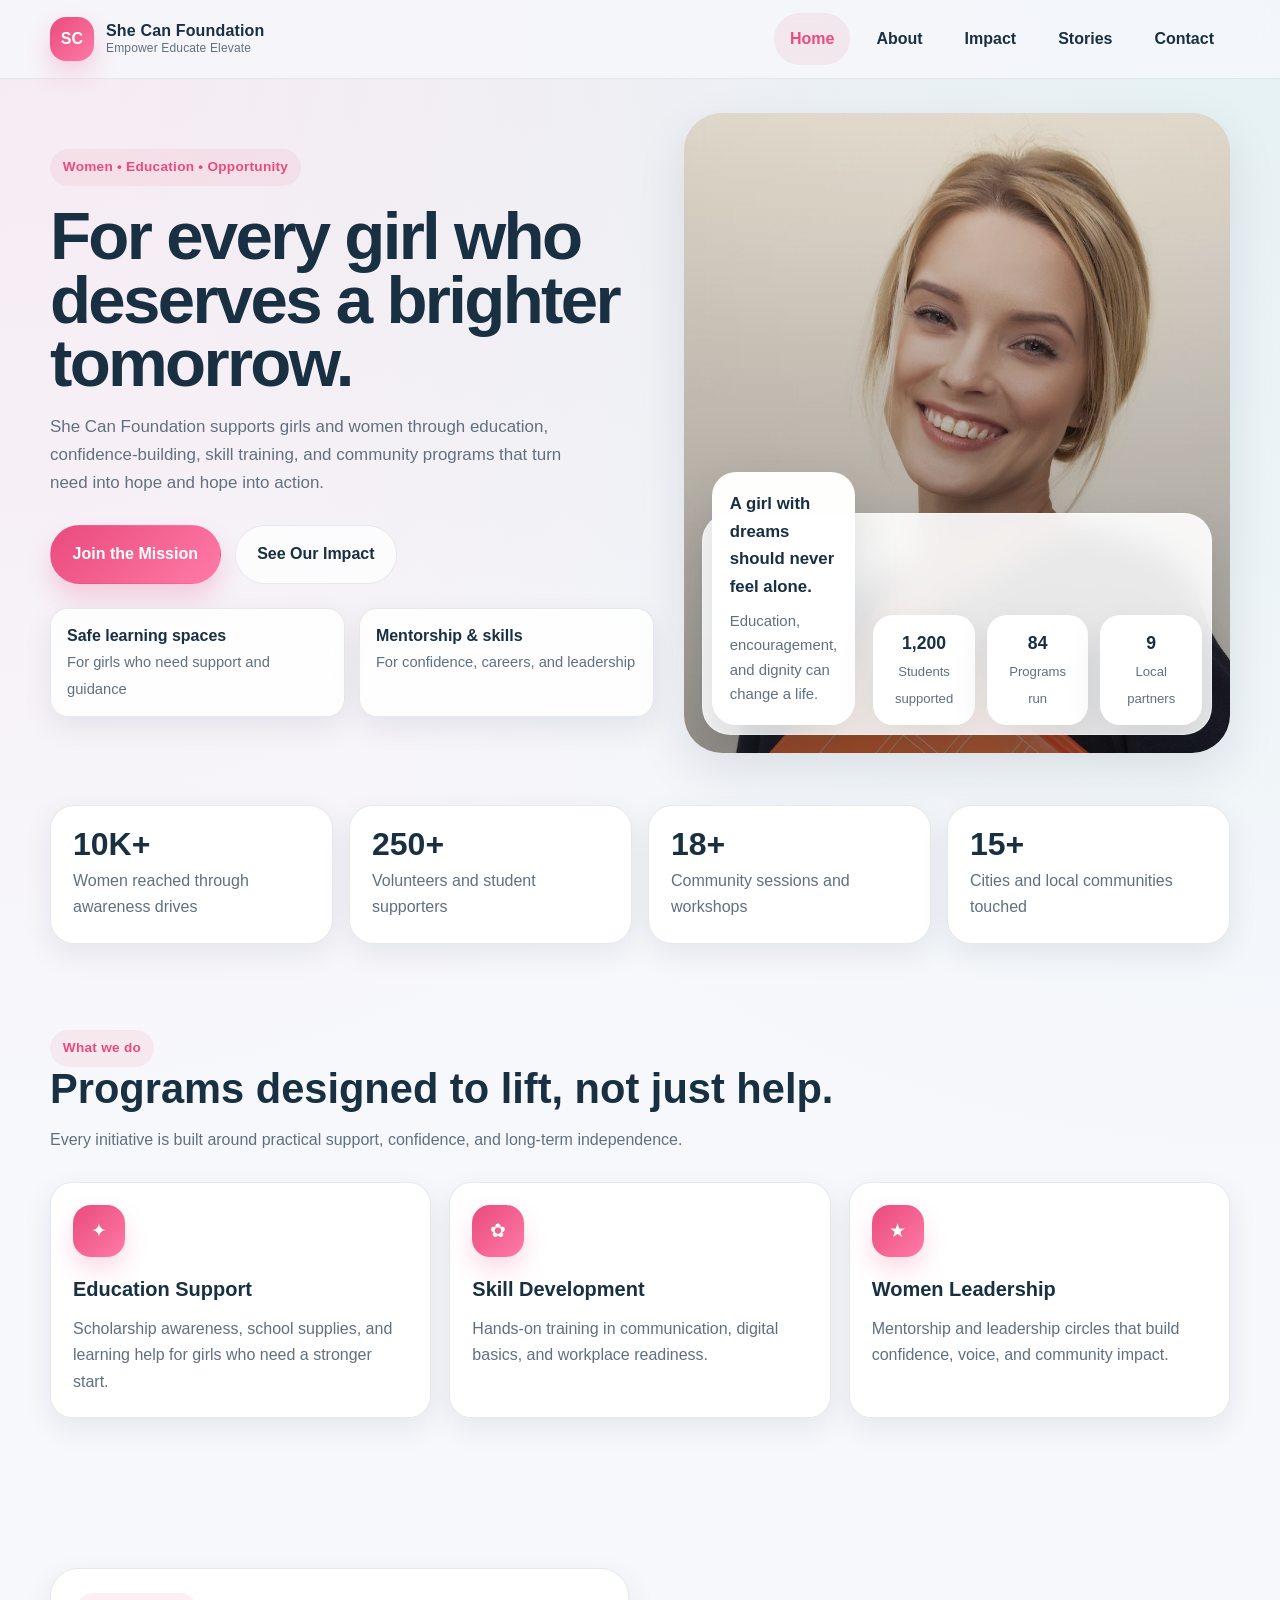
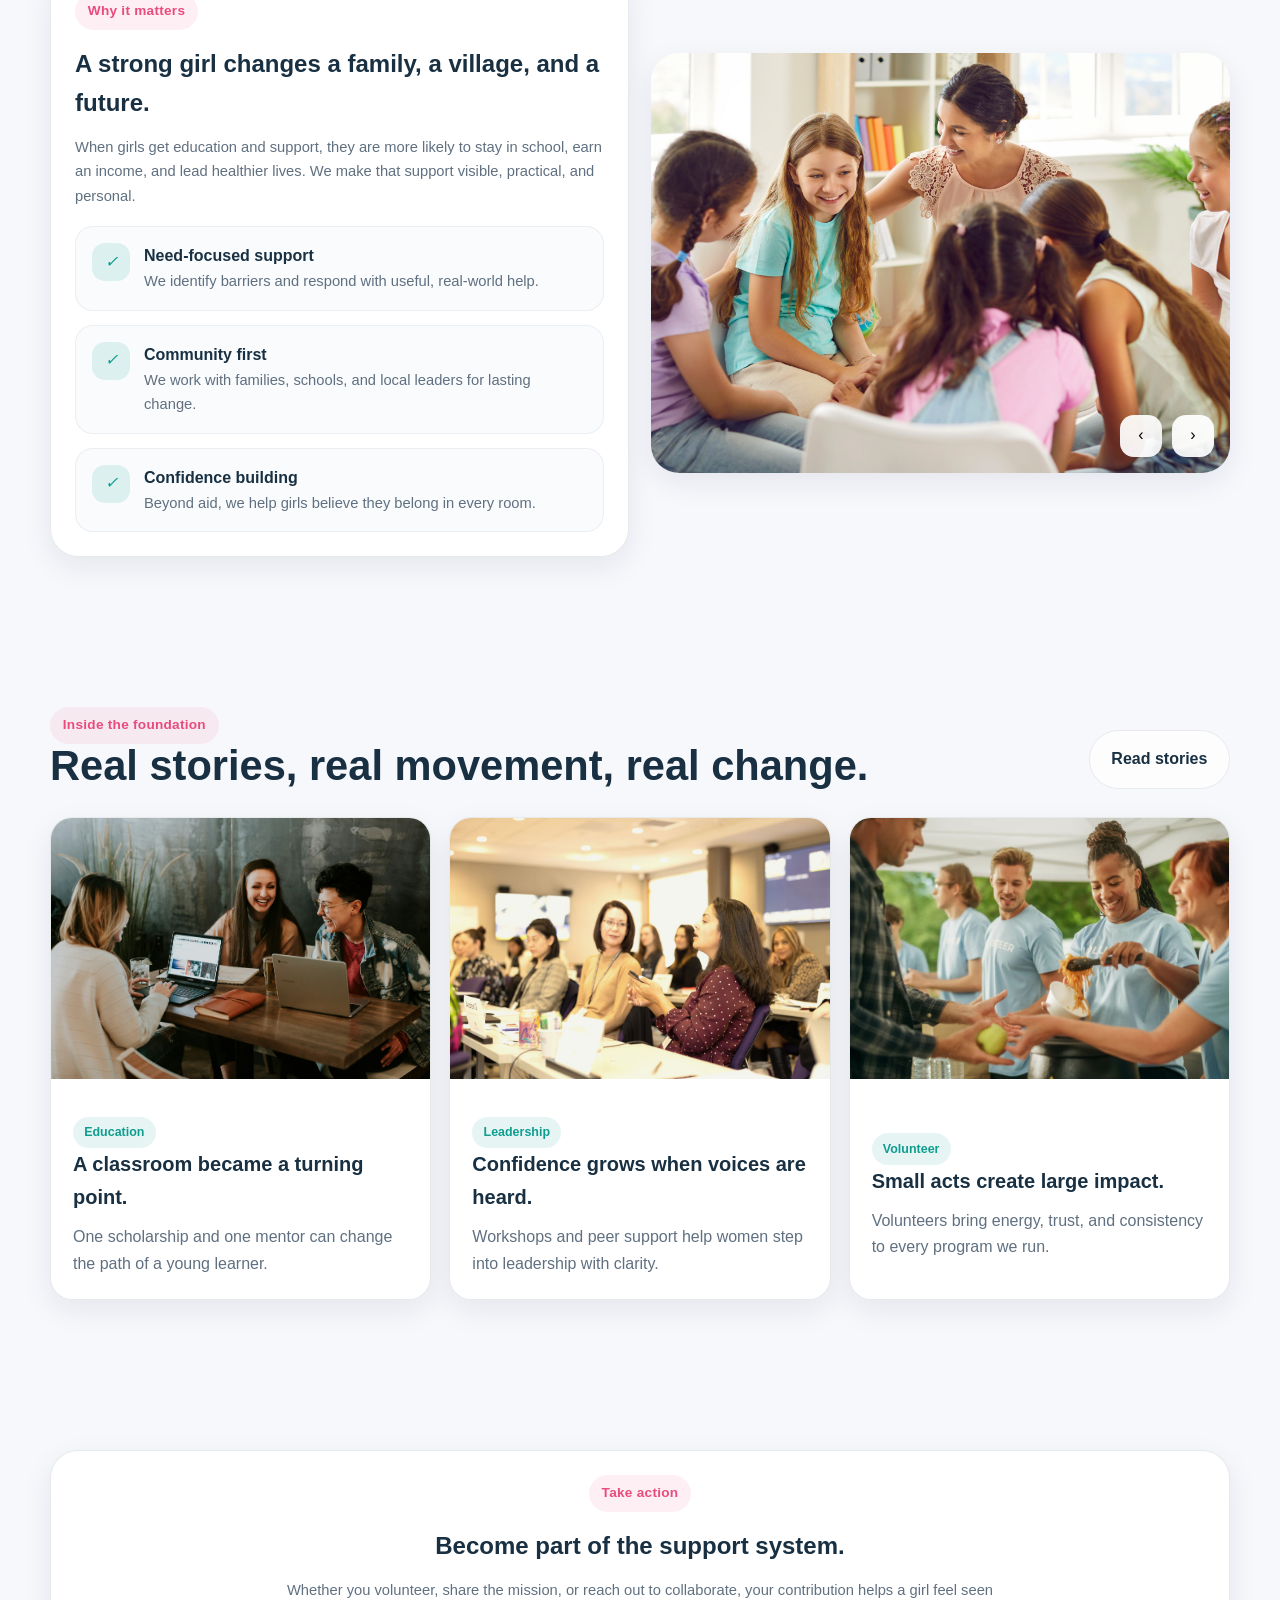
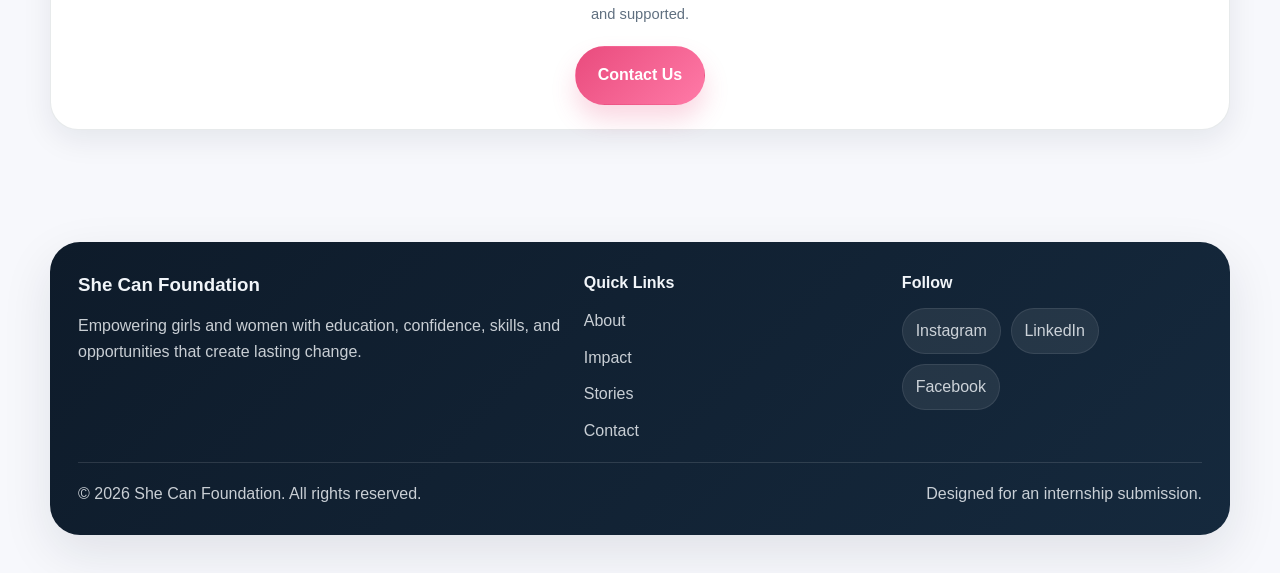
<file: index.html>
<!DOCTYPE html>
<html lang="en">
<head>
  <meta charset="UTF-8">
  <meta name="viewport" content="width=device-width, initial-scale=1.0">
  <title>She Can Foundation | Home</title>
  <link rel="stylesheet" href="style.css">
  <script defer src="script.js"></script>
</head>
<body>

<header class="navbar">
  <div class="container">
    <a class="brand" href="index.html" aria-label="She Can Foundation home">
      <div class="brand-mark">SC</div>
      <span>She Can Foundation<small> Empower Educate Elevate </small></span>
    </a>

    <button class="nav-toggle" data-nav-toggle aria-label="Toggle navigation" aria-expanded="false">
      <span></span><span></span><span></span>
    </button>

    <nav class="nav-links" data-nav-links>
      <a href="index.html">Home</a>
      <a href="about.html">About</a>
      <a href="impact.html">Impact</a>
      <a href="stories.html">Stories</a>
      <a href="contact.html">Contact</a>
    </nav>
  </div>
</header>


<main>
  <section class="hero">
    <div class="container hero-grid">
      <div class="hero-copy reveal">
        <span class="badge">Women • Education • Opportunity</span>
        <h1>For every girl who deserves a brighter tomorrow.</h1>
        <p>
          She Can Foundation supports girls and women through education, confidence-building, skill training, and community programs that turn need into hope and hope into action.
        </p>
        <div class="hero-actions">
          <a class="btn btn-primary" href="contact.html">Join the Mission</a>
          <a class="btn btn-ghost" href="impact.html">See Our Impact</a>
        </div>
        <div class="hero-points">
          <div class="hero-point">
            <strong>Safe learning spaces</strong>
            <span>For girls who need support and guidance</span>
          </div>
          <div class="hero-point">
            <strong>Mentorship & skills</strong>
            <span>For confidence, careers, and leadership</span>
          </div>
        </div>
      </div>

      <div class="hero-visual reveal" aria-label="Happy girl studying with books and support">
        <div class="hero-overlay">
          <div class="hero-card">
            <h3>A girl with dreams should never feel alone.</h3>
            <p>Education, encouragement, and dignity can change a life.</p>
          </div>
          <div class="hero-stats">
            <div class="mini-stat"><strong data-count="1200">0</strong><span>Students supported</span></div>
            <div class="mini-stat"><strong data-count="84">0</strong><span>Programs run</span></div>
            <div class="mini-stat"><strong data-count="26">0</strong><span>Local partners</span></div>
          </div>
        </div>
      </div>
    </div>
  </section>

  <section class="stats-strip">
    <div class="container">
      <div class="stats-grid reveal">
        <div class="stat"><strong data-count="10" data-suffix="K+">0K+</strong><span>Women reached through awareness drives</span></div>
        <div class="stat"><strong data-count="250" data-suffix="+">0+</strong><span>Volunteers and student supporters</span></div>
        <div class="stat"><strong data-count="50" data-suffix="+">0+</strong><span>Community sessions and workshops</span></div>
        <div class="stat"><strong data-count="15" data-suffix="+">0+</strong><span>Cities and local communities touched</span></div>
      </div>
    </div>
  </section>

  <section class="section">
    <div class="container">
      <div class="section-head reveal">
        <div>
          <span class="badge">What we do</span>
          <h2>Programs designed to lift, not just help.</h2>
        </div>
        <p>Every initiative is built around practical support, confidence, and long-term independence.</p>
      </div>

      <div class="grid-3">
        <article class="card reveal">
          <div class="card-body">
            <div class="icon-box">✦</div>
            <h3>Education Support</h3>
            <p>Scholarship awareness, school supplies, and learning help for girls who need a stronger start.</p>
          </div>
        </article>
        <article class="card reveal">
          <div class="card-body">
            <div class="icon-box">✿</div>
            <h3>Skill Development</h3>
            <p>Hands-on training in communication, digital basics, and workplace readiness.</p>
          </div>
        </article>
        <article class="card reveal">
          <div class="card-body">
            <div class="icon-box">★</div>
            <h3>Women Leadership</h3>
            <p>Mentorship and leadership circles that build confidence, voice, and community impact.</p>
          </div>
        </article>
      </div>
    </div>
  </section>

  <section class="section-tight">
    <div class="container split">
      <div class="panel reveal">
        <span class="badge">Why it matters</span>
        <h2 style="margin:14px 0 12px;">A strong girl changes a family, a village, and a future.</h2>
        <p class="small">
          When girls get education and support, they are more likely to stay in school, earn an income, and lead healthier lives. We make that support visible, practical, and personal.
        </p>
        <div class="mission-list">
          <div class="mission-item">
            <i>✓</i>
            <div><strong>Need-focused support</strong><p class="small">We identify barriers and respond with useful, real-world help.</p></div>
          </div>
          <div class="mission-item">
            <i>✓</i>
            <div><strong>Community first</strong><p class="small">We work with families, schools, and local leaders for lasting change.</p></div>
          </div>
          <div class="mission-item">
            <i>✓</i>
            <div><strong>Confidence building</strong><p class="small">Beyond aid, we help girls believe they belong in every room.</p></div>
          </div>
        </div>
      </div>

      <div class="carousel reveal" data-carousel>
        <img src="Supportive learning group.png" alt="Supportive learning group">
        <img src="Young woman feeling hopeful.jpg" alt="Young woman feeling hopeful">
        <img class="active" src="Happy girl smiling with books.jpg" alt="Happy girl smiling with books">
        <div class="carousel-controls">
          <button type="button" data-prev aria-label="Previous image">‹</button>
          <button type="button" data-next aria-label="Next image">›</button>
        </div>
      </div>
    </div>
  </section>

  <section class="section">
    <div class="container">
      <div class="section-head reveal">
        <div>
          <span class="badge">Inside the foundation</span>
          <h2>Real stories, real movement, real change.</h2>
        </div>
        <a class="btn btn-ghost" href="stories.html">Read stories</a>
      </div>

      <div class="grid-3">
        <article class="card story-card reveal">
          <div class="card-media">
            <img src="Girls studying together.jpg" alt="Girls studying together">
          </div>
          <div class="card-body">
            <span class="pill">Education</span>
            <h3>A classroom became a turning point.</h3>
            <p>One scholarship and one mentor can change the path of a young learner.</p>
          </div>
        </article>
        <article class="card story-card reveal">
          <div class="card-media">
            <img src="Women in a leadership workshop.jpg" alt="Women in a leadership workshop">
          </div>
          <div class="card-body">
            <span class="pill">Leadership</span>
            <h3>Confidence grows when voices are heard.</h3>
            <p>Workshops and peer support help women step into leadership with clarity.</p>
          </div>
        </article>
        <article class="card story-card reveal">
          <div class="card-media">
            <img src="Volunteer helping in the community.jpg" alt="Volunteer helping in the community">
          </div>
          <div class="card-body">
            <span class="pill">Volunteer</span>
            <h3>Small acts create large impact.</h3>
            <p>Volunteers bring energy, trust, and consistency to every program we run.</p>
          </div>
        </article>
      </div>
    </div>
  </section>

  <section class="section-tight">
    <div class="container panel reveal center">
      <span class="badge">Take action</span>
      <h2 style="margin:14px 0 12px;">Become part of the support system.</h2>
      <p class="small" style="max-width:720px;margin:0 auto 20px;">
        Whether you volunteer, share the mission, or reach out to collaborate, your contribution helps a girl feel seen and supported.
      </p>
      <a class="btn btn-primary" href="contact.html">Contact Us</a>
    </div>
  </section>
</main>


<footer class="footer">
  <div class="container">
    <div class="footer-inner">
      <div class="footer-grid">
        <div>
          <h3>She Can Foundation</h3>
          <p>Empowering girls and women with education, confidence, skills, and opportunities that create lasting change.</p>
        </div>
        <div>
          <h4>Quick Links</h4>
          <div class="footer-links">
            <a href="about.html">About</a>
            <a href="impact.html">Impact</a>
            <a href="stories.html">Stories</a>
            <a href="contact.html">Contact</a>
          </div>
        </div>
        <div>
          <h4>Follow</h4>
          <div class="socials">
            <a href="#">Instagram</a>
            <a href="#">LinkedIn</a>
            <a href="#">Facebook</a>
          </div>
        </div>
      </div>
      <div class="footer-bottom">
        <p>© 2026 She Can Foundation. All rights reserved.</p>
        <p>Designed for an internship submission.</p>
      </div>
    </div>
  </div>
</footer>

</body>
</html>
</file>
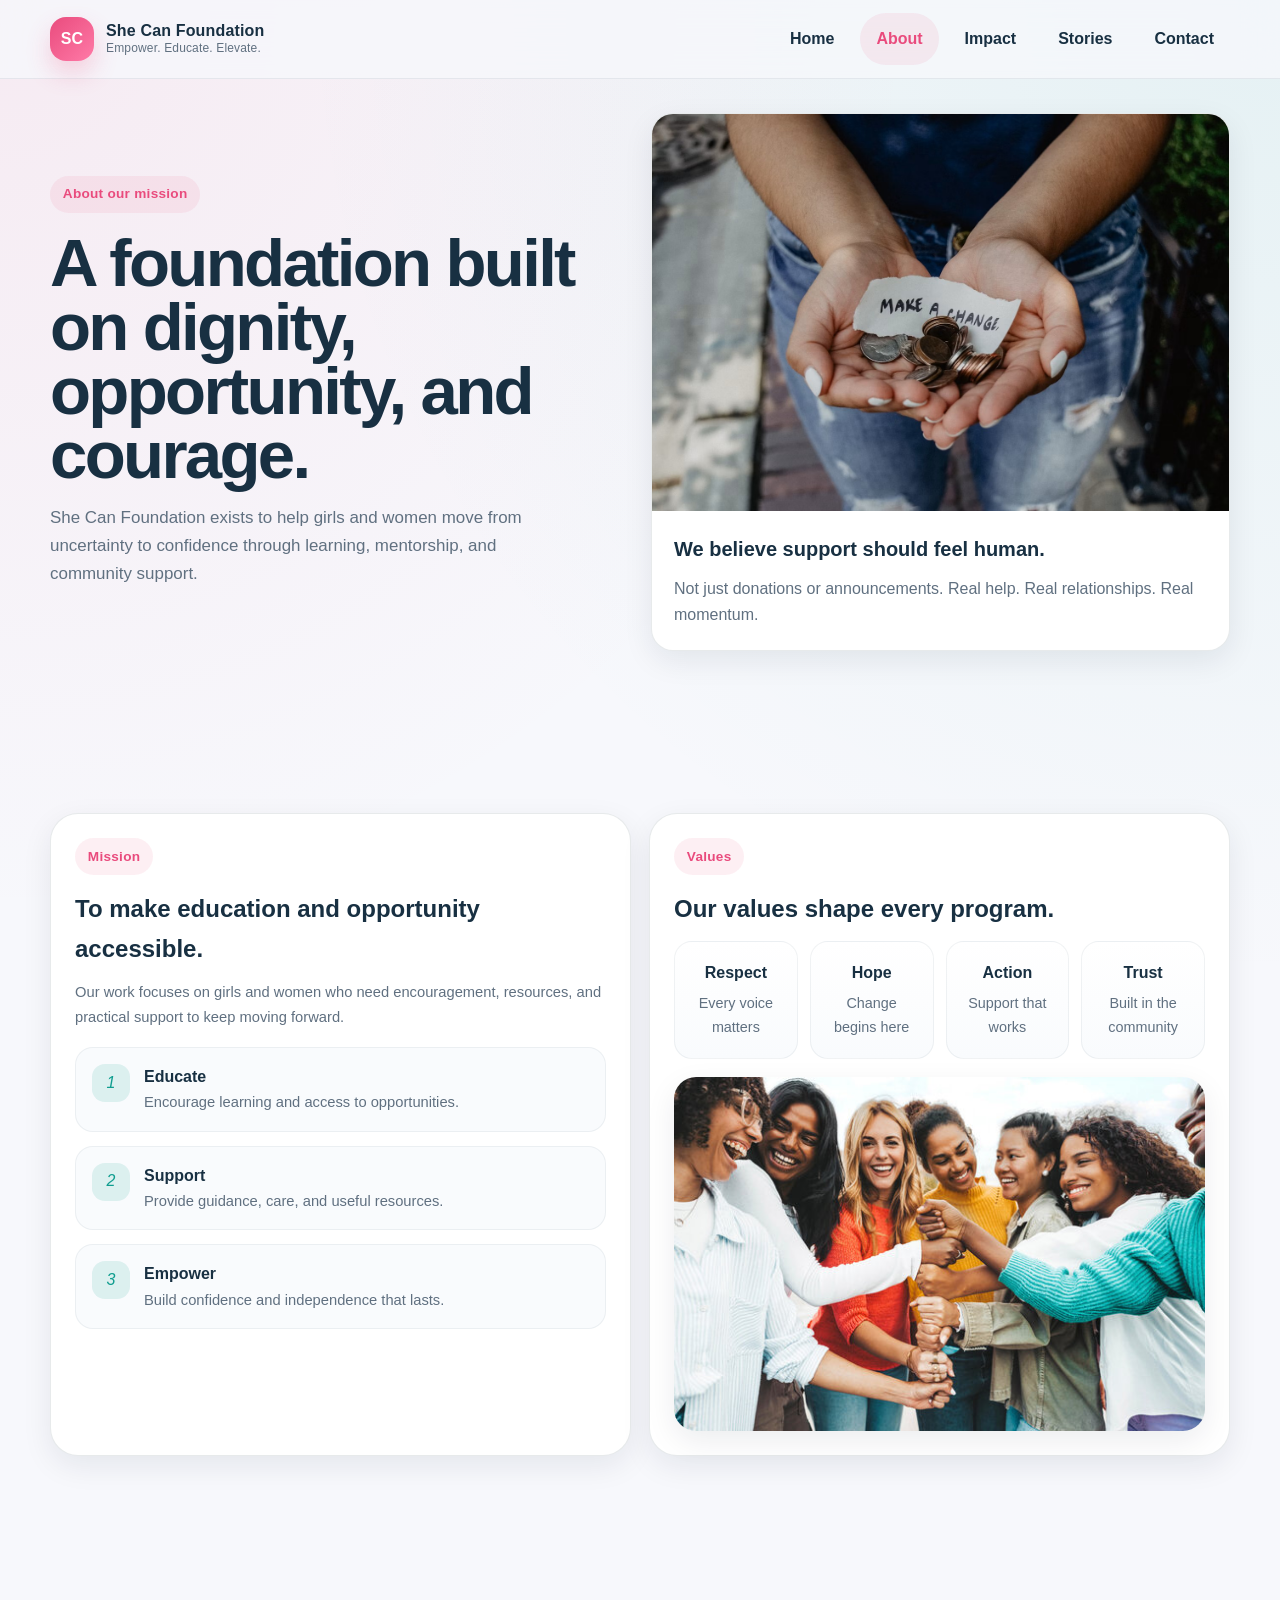
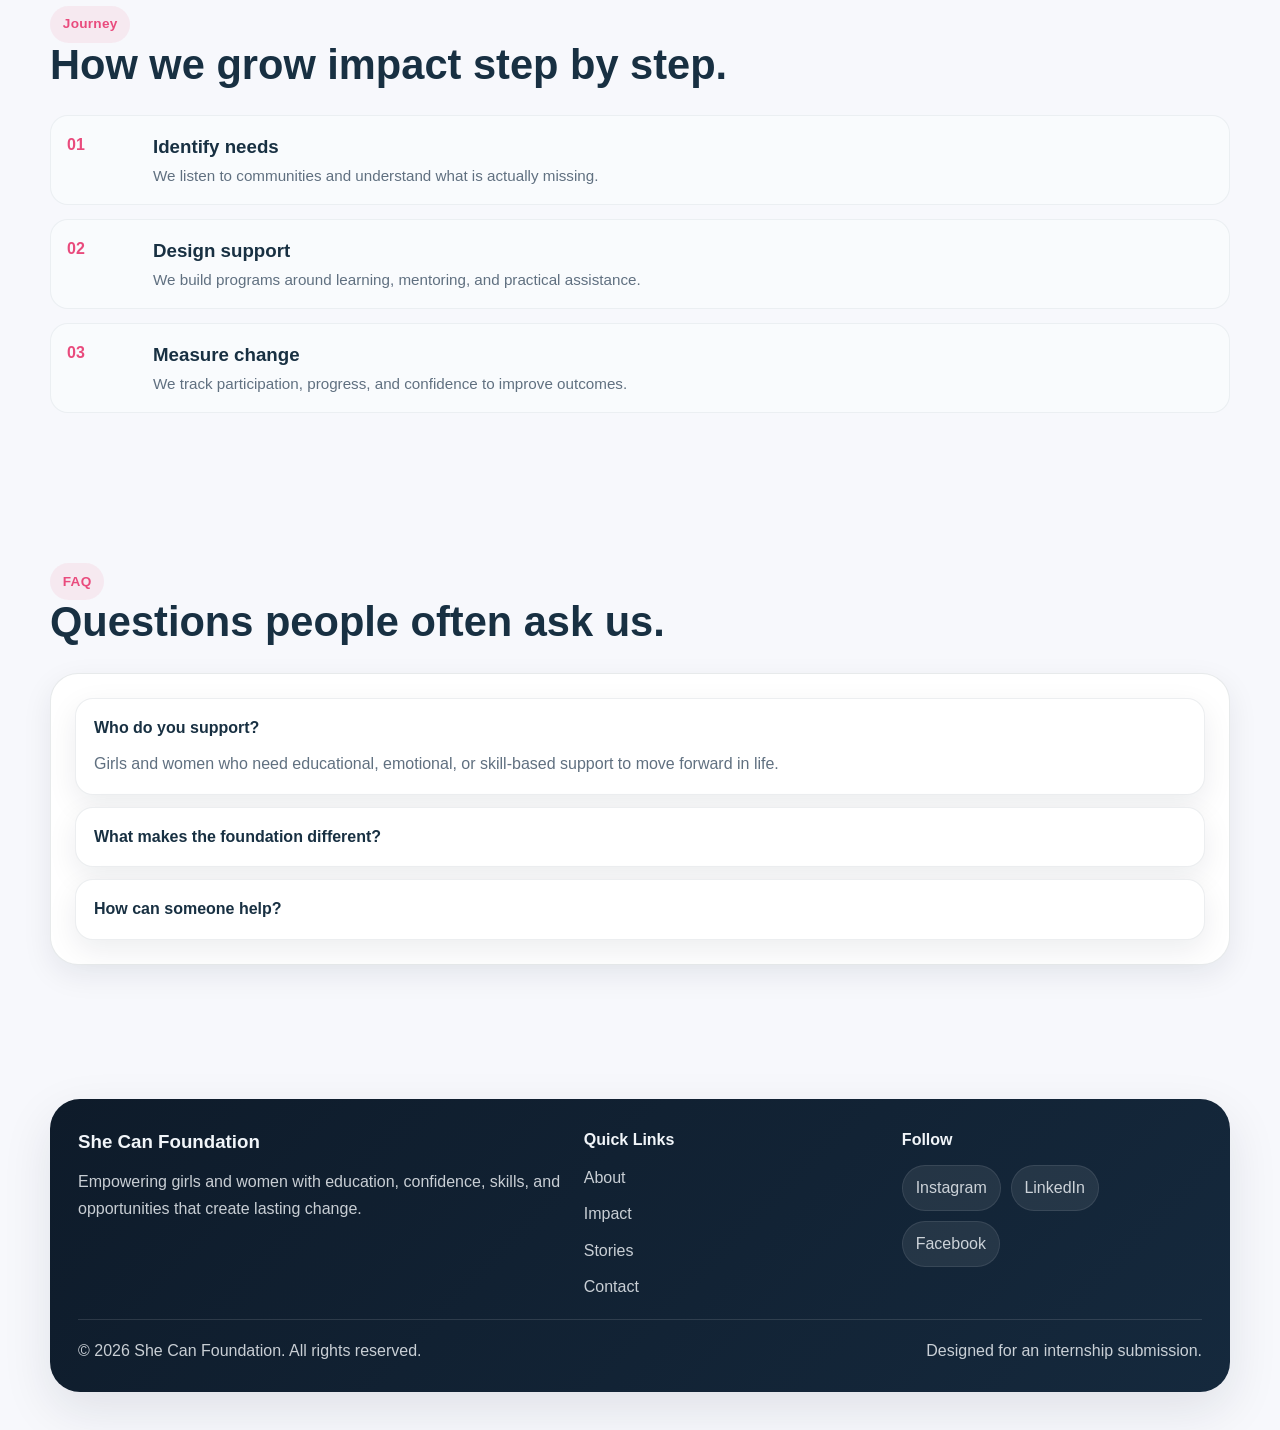
<file: about.html>
<!DOCTYPE html>
<html lang="en">
<head>
  <meta charset="UTF-8">
  <meta name="viewport" content="width=device-width, initial-scale=1.0">
  <title>She Can Foundation | About</title>
  <link rel="stylesheet" href="style.css">
  <script defer src="script.js"></script>
</head>
<body>

<header class="navbar">
  <div class="container">
    <a class="brand" href="index.html" aria-label="She Can Foundation home">
      <div class="brand-mark">SC</div>
      <span>She Can Foundation<small>Empower. Educate. Elevate.</small></span>
    </a>

    <button class="nav-toggle" data-nav-toggle aria-label="Toggle navigation" aria-expanded="false">
      <span></span><span></span><span></span>
    </button>

    <nav class="nav-links" data-nav-links>
      <a href="index.html">Home</a>
      <a href="about.html">About</a>
      <a href="impact.html">Impact</a>
      <a href="stories.html">Stories</a>
      <a href="contact.html">Contact</a>
    </nav>
  </div>
</header>

<main>
  <section class="hero section-tight">
    <div class="container split">
      <div class="hero-copy reveal">
        <span class="badge">About our mission</span>
        <h1 style="font-size:clamp(2.2rem, 4vw + 1rem, 4.4rem)">A foundation built on dignity, opportunity, and courage.</h1>
        <p>
          She Can Foundation exists to help girls and women move from uncertainty to confidence through learning, mentorship, and community support.
        </p>
      </div>
      <div class="card reveal">
        <div class="card-media">
          <img src="Girl with a handful of coins.png" alt="Girl with a handful of coins">
        </div>
        <div class="card-body">
          <h3>We believe support should feel human.</h3>
          <p>Not just donations or announcements. Real help. Real relationships. Real momentum.</p>
        </div>
      </div>
    </div>
  </section>

  <section class="section">
    <div class="container grid-2">
      <div class="panel reveal">
        <span class="badge">Mission</span>
        <h2 style="margin:14px 0 12px;">To make education and opportunity accessible.</h2>
        <p class="small">Our work focuses on girls and women who need encouragement, resources, and practical support to keep moving forward.</p>
        <div class="mission-list">
          <div class="mission-item"><i>1</i><div><strong>Educate</strong><p class="small">Encourage learning and access to opportunities.</p></div></div>
          <div class="mission-item"><i>2</i><div><strong>Support</strong><p class="small">Provide guidance, care, and useful resources.</p></div></div>
          <div class="mission-item"><i>3</i><div><strong>Empower</strong><p class="small">Build confidence and independence that lasts.</p></div></div>
        </div>
      </div>
      <div class="panel reveal">
        <span class="badge">Values</span>
        <h2 style="margin:14px 0 12px;">Our values shape every program.</h2>
        <div class="values">
          <div class="value"><strong>Respect</strong><span>Every voice matters</span></div>
          <div class="value"><strong>Hope</strong><span>Change begins here</span></div>
          <div class="value"><strong>Action</strong><span>Support that works</span></div>
          <div class="value"><strong>Trust</strong><span>Built in the community</span></div>
        </div>
        <div style="margin-top:18px">
          <img src="women-helping-each-other.jpg" alt="Women helping each other" style="border-radius:22px;box-shadow:var(--shadow-soft)">
        </div>
      </div>
    </div>
  </section>

  <section class="section-tight">
    <div class="container">
      <div class="section-head reveal">
        <div>
          <span class="badge">Journey</span>
          <h2>How we grow impact step by step.</h2>
        </div>
      </div>
      <div class="timeline">
        <div class="timeline-item reveal"><strong>01</strong><div><h3>Identify needs</h3><p>We listen to communities and understand what is actually missing.</p></div></div>
        <div class="timeline-item reveal"><strong>02</strong><div><h3>Design support</h3><p>We build programs around learning, mentoring, and practical assistance.</p></div></div>
        <div class="timeline-item reveal"><strong>03</strong><div><h3>Measure change</h3><p>We track participation, progress, and confidence to improve outcomes.</p></div></div>
      </div>
    </div>
  </section>

  <section class="section">
    <div class="container">
      <div class="section-head reveal">
        <div>
          <span class="badge">FAQ</span>
          <h2>Questions people often ask us.</h2>
        </div>
      </div>
      <div class="panel reveal">
        <details open>
          <summary>Who do you support?</summary>
          <p>Girls and women who need educational, emotional, or skill-based support to move forward in life.</p>
        </details>
        <details>
          <summary>What makes the foundation different?</summary>
          <p>We focus on confidence, long-term growth, and community involvement, not just one-time help.</p>
        </details>
        <details>
          <summary>How can someone help?</summary>
          <p>By volunteering, sharing the mission, collaborating on events, or reaching out through the contact page.</p>
        </details>
      </div>
    </div>
  </section>
</main>

<footer class="footer">
  <div class="container">
    <div class="footer-inner">
      <div class="footer-grid">
        <div>
          <h3>She Can Foundation</h3>
          <p>Empowering girls and women with education, confidence, skills, and opportunities that create lasting change.</p>
        </div>
        <div>
          <h4>Quick Links</h4>
          <div class="footer-links">
            <a href="about.html">About</a>
            <a href="impact.html">Impact</a>
            <a href="stories.html">Stories</a>
            <a href="contact.html">Contact</a>
          </div>
        </div>
        <div>
          <h4>Follow</h4>
          <div class="socials">
            <a href="#">Instagram</a>
            <a href="#">LinkedIn</a>
            <a href="#">Facebook</a>
          </div>
        </div>
      </div>
      <div class="footer-bottom">
        <p>© 2026 She Can Foundation. All rights reserved.</p>
        <p>Designed for an internship submission.</p>
      </div>
    </div>
  </div>
</footer>

</body>
</html>
</file>
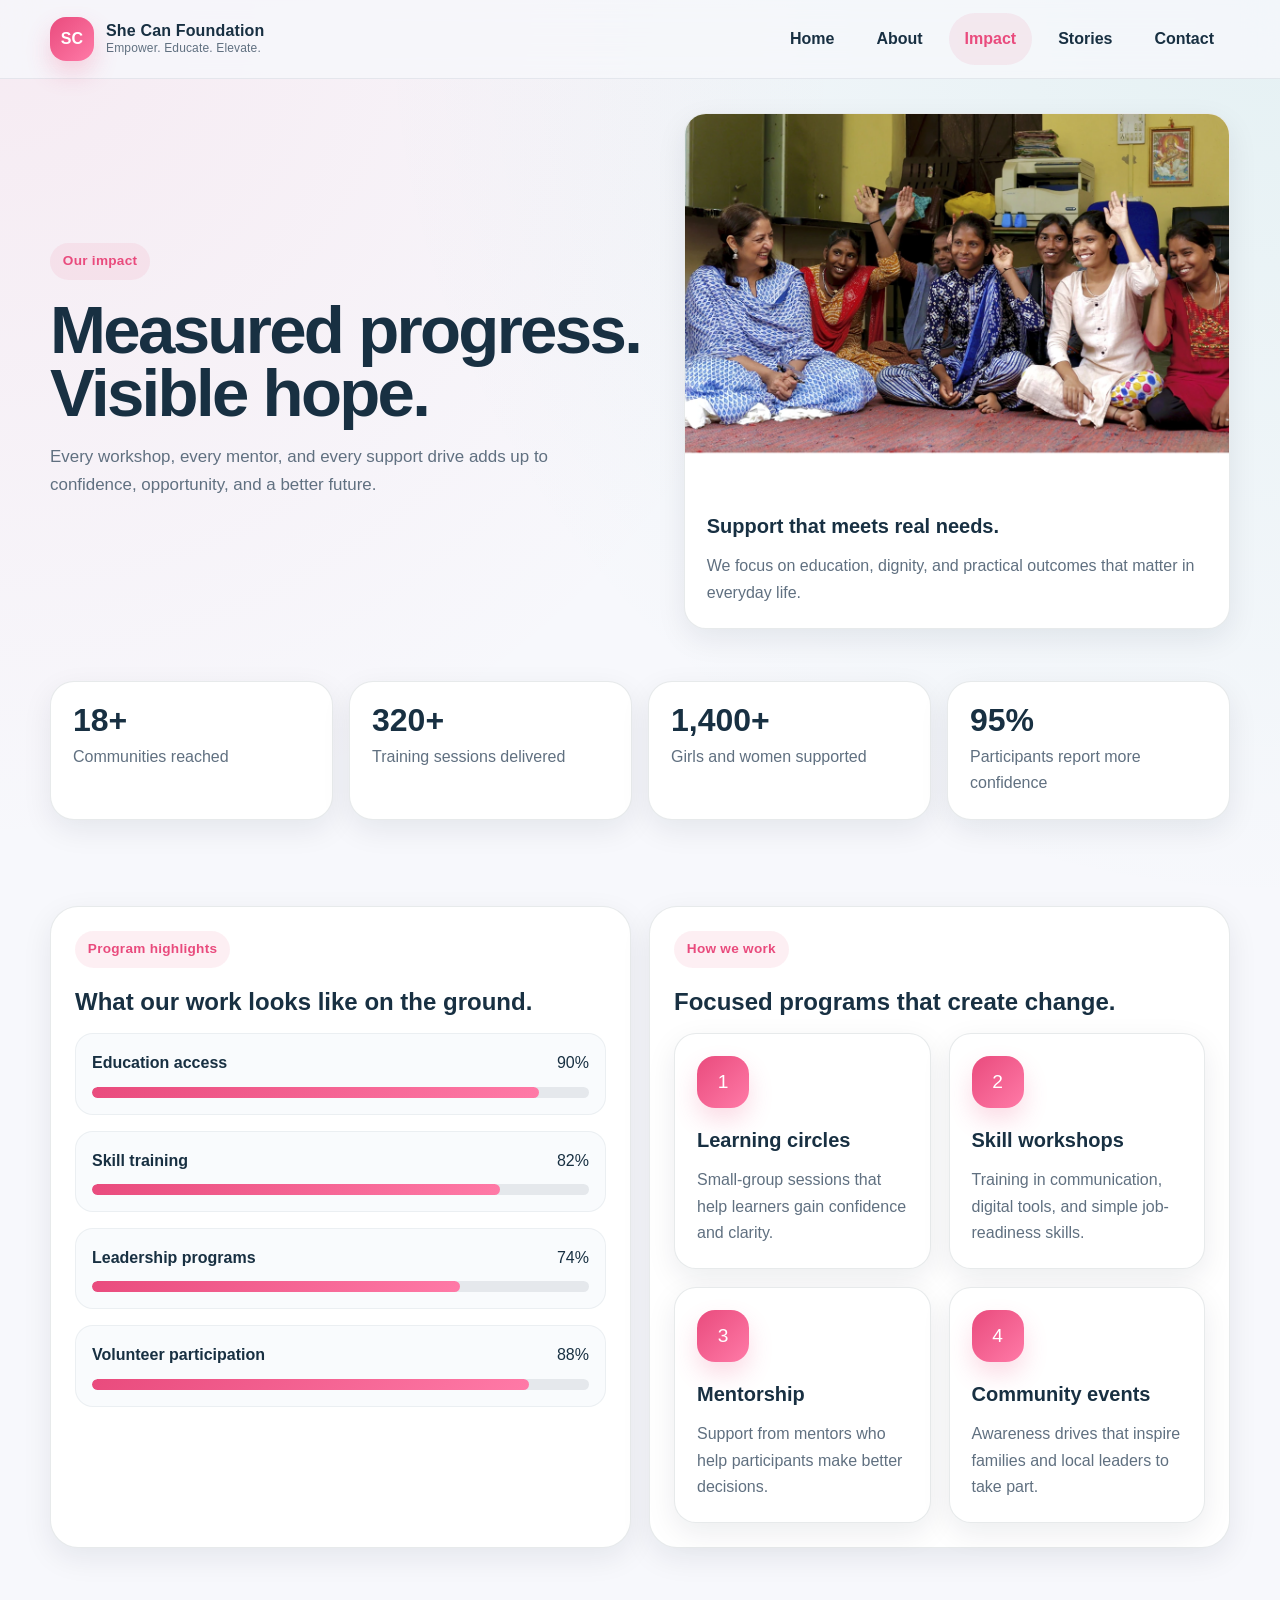
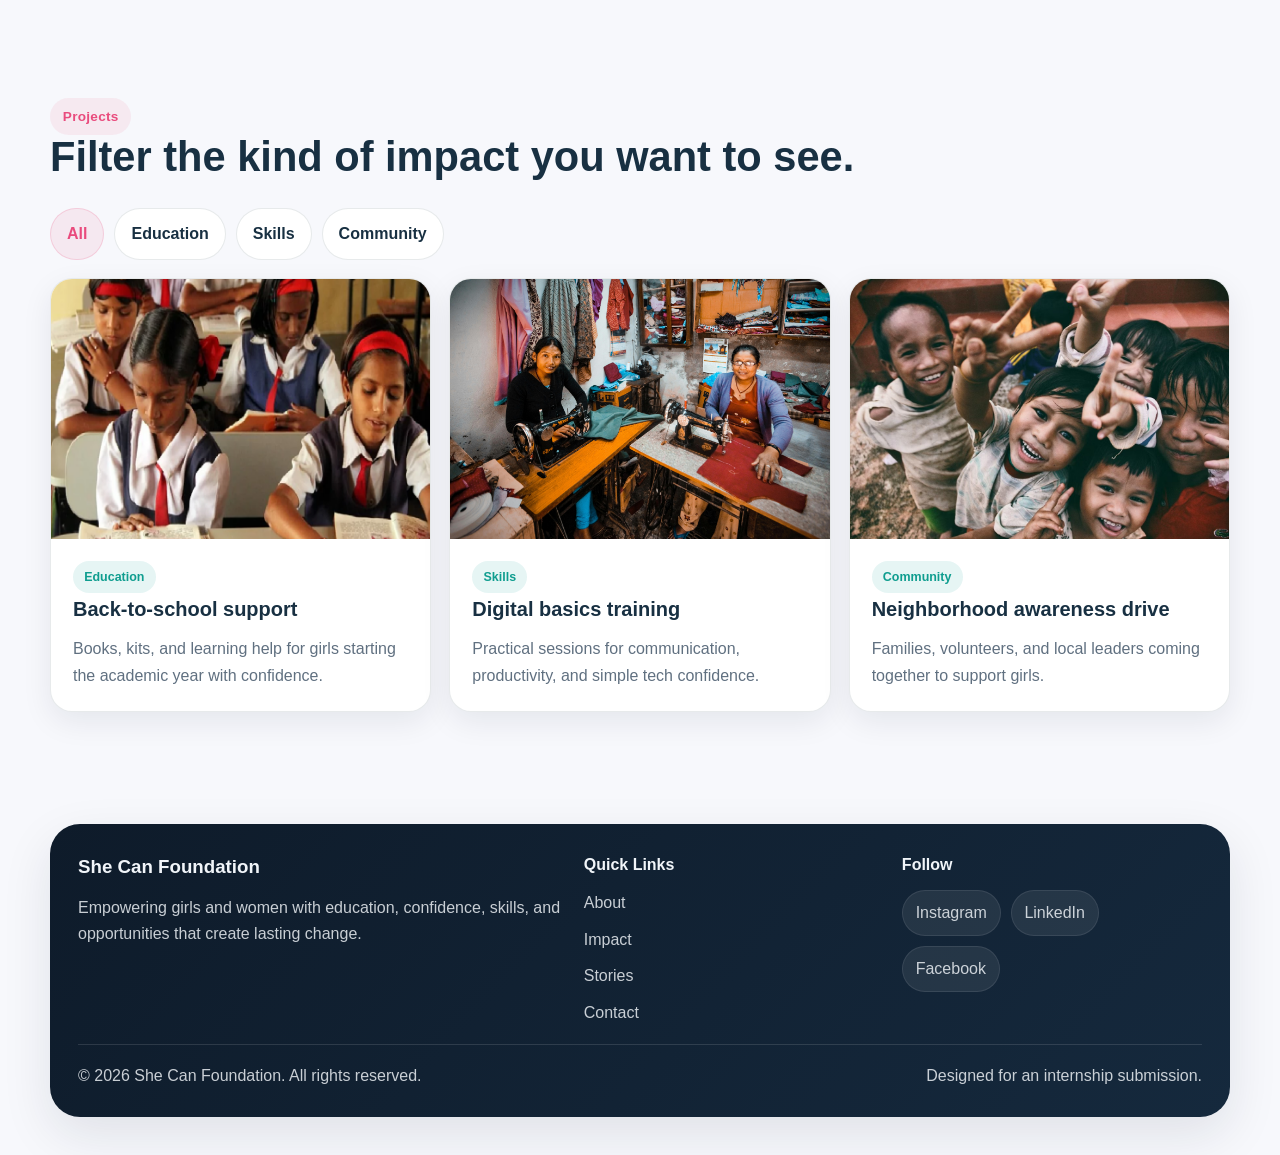
<file: impact.html>
<!DOCTYPE html>
<html lang="en">
<head>
  <meta charset="UTF-8">
  <meta name="viewport" content="width=device-width, initial-scale=1.0">
  <title>She Can Foundation | Impact</title>
  <link rel="stylesheet" href="style.css">
  <script defer src="script.js"></script>
</head>
<body>

<header class="navbar">
  <div class="container">
    <a class="brand" href="index.html" aria-label="She Can Foundation home">
      <div class="brand-mark">SC</div>
      <span>She Can Foundation<small>Empower. Educate. Elevate.</small></span>
    </a>

    <button class="nav-toggle" data-nav-toggle aria-label="Toggle navigation" aria-expanded="false">
      <span></span><span></span><span></span>
    </button>

    <nav class="nav-links" data-nav-links>
      <a href="index.html">Home</a>
      <a href="about.html">About</a>
      <a href="impact.html">Impact</a>
      <a href="stories.html">Stories</a>
      <a href="contact.html">Contact</a>
    </nav>
  </div>
</header>

<main>
  <section class="hero section-tight">
    <div class="container hero-grid">
      <div class="hero-copy reveal">
        <span class="badge">Our impact</span>
        <h1>Measured progress. Visible hope.</h1>
        <p>Every workshop, every mentor, and every support drive adds up to confidence, opportunity, and a better future.</p>
      </div>
      <div class="card reveal">
        <div class="card-media">
          <img src="Smiling girl receiving support.png" alt="Smiling girl receiving support">
        </div>
        <div class="card-body">
          <h3>Support that meets real needs.</h3>
          <p>We focus on education, dignity, and practical outcomes that matter in everyday life.</p>
        </div>
      </div>
    </div>
  </section>

  <section class="stats-strip">
    <div class="container">
      <div class="stats-grid reveal">
        <div class="stat"><strong data-count="18" data-suffix="+">0+</strong><span>Communities reached</span></div>
        <div class="stat"><strong data-count="320" data-suffix="+">0+</strong><span>Training sessions delivered</span></div>
        <div class="stat"><strong data-count="1400" data-suffix="+">0+</strong><span>Girls and women supported</span></div>
        <div class="stat"><strong data-count="95" data-suffix="%">0%</strong><span>Participants report more confidence</span></div>
      </div>
    </div>
  </section>

  <section class="section">
    <div class="container grid-2">
      <div class="panel reveal">
        <span class="badge">Program highlights</span>
        <h2 style="margin:14px 0 12px;">What our work looks like on the ground.</h2>
        <div class="progress-list">
          <div class="progress">
            <div class="progress-top"><strong>Education access</strong><span>90%</span></div>
            <div class="bar"><span data-bar="90"></span></div>
          </div>
          <div class="progress">
            <div class="progress-top"><strong>Skill training</strong><span>82%</span></div>
            <div class="bar"><span data-bar="82"></span></div>
          </div>
          <div class="progress">
            <div class="progress-top"><strong>Leadership programs</strong><span>74%</span></div>
            <div class="bar"><span data-bar="74"></span></div>
          </div>
          <div class="progress">
            <div class="progress-top"><strong>Volunteer participation</strong><span>88%</span></div>
            <div class="bar"><span data-bar="88"></span></div>
          </div>
        </div>
      </div>

      <div class="panel reveal">
        <span class="badge">How we work</span>
        <h2 style="margin:14px 0 12px;">Focused programs that create change.</h2>
        <div class="grid-2">
          <article class="card">
            <div class="card-body">
              <div class="icon-box">1</div>
              <h3>Learning circles</h3>
              <p>Small-group sessions that help learners gain confidence and clarity.</p>
            </div>
          </article>
          <article class="card">
            <div class="card-body">
              <div class="icon-box">2</div>
              <h3>Skill workshops</h3>
              <p>Training in communication, digital tools, and simple job-readiness skills.</p>
            </div>
          </article>
          <article class="card">
            <div class="card-body">
              <div class="icon-box">3</div>
              <h3>Mentorship</h3>
              <p>Support from mentors who help participants make better decisions.</p>
            </div>
          </article>
          <article class="card">
            <div class="card-body">
              <div class="icon-box">4</div>
              <h3>Community events</h3>
              <p>Awareness drives that inspire families and local leaders to take part.</p>
            </div>
          </article>
        </div>
      </div>
    </div>
  </section>

  <section class="section-tight">
    <div class="container">
      <div class="section-head reveal">
        <div>
          <span class="badge">Projects</span>
          <h2>Filter the kind of impact you want to see.</h2>
        </div>
      </div>

      <div class="filters reveal">
        <button class="filter-btn active" data-filter="all">All</button>
        <button class="filter-btn" data-filter="education">Education</button>
        <button class="filter-btn" data-filter="skills">Skills</button>
        <button class="filter-btn" data-filter="community">Community</button>
      </div>

      <div class="grid-3">
        <article class="card reveal" data-story data-category="education">
          <div class="card-media">
            <img src="Girl learning in a classroom.png" alt="Girl learning in a classroom">
          </div>
          <div class="card-body">
            <span class="pill">Education</span>
            <h3>Back-to-school support</h3>
            <p>Books, kits, and learning help for girls starting the academic year with confidence.</p>
          </div>
        </article>
        <article class="card reveal" data-story data-category="skills">
          <div class="card-media">
            <img src="Women in a workshop.jpg" alt="Women in a workshop">
          </div>
          <div class="card-body">
            <span class="pill">Skills</span>
            <h3>Digital basics training</h3>
            <p>Practical sessions for communication, productivity, and simple tech confidence.</p>
          </div>
        </article>
        <article class="card reveal" data-story data-category="community">
          <div class="card-media">
            <img src="Community support and mentorship.png" alt="Community support and mentorship">
          </div>
          <div class="card-body">
            <span class="pill">Community</span>
            <h3>Neighborhood awareness drive</h3>
            <p>Families, volunteers, and local leaders coming together to support girls.</p>
          </div>
        </article>
      </div>
    </div>
  </section>
</main>

<footer class="footer">
  <div class="container">
    <div class="footer-inner">
      <div class="footer-grid">
        <div>
          <h3>She Can Foundation</h3>
          <p>Empowering girls and women with education, confidence, skills, and opportunities that create lasting change.</p>
        </div>
        <div>
          <h4>Quick Links</h4>
          <div class="footer-links">
            <a href="about.html">About</a>
            <a href="impact.html">Impact</a>
            <a href="stories.html">Stories</a>
            <a href="contact.html">Contact</a>
          </div>
        </div>
        <div>
          <h4>Follow</h4>
          <div class="socials">
            <a href="#">Instagram</a>
            <a href="#">LinkedIn</a>
            <a href="#">Facebook</a>
          </div>
        </div>
      </div>
      <div class="footer-bottom">
        <p>© 2026 She Can Foundation. All rights reserved.</p>
        <p>Designed for an internship submission.</p>
      </div>
    </div>
  </div>
</footer>

</body>
</html>
</file>
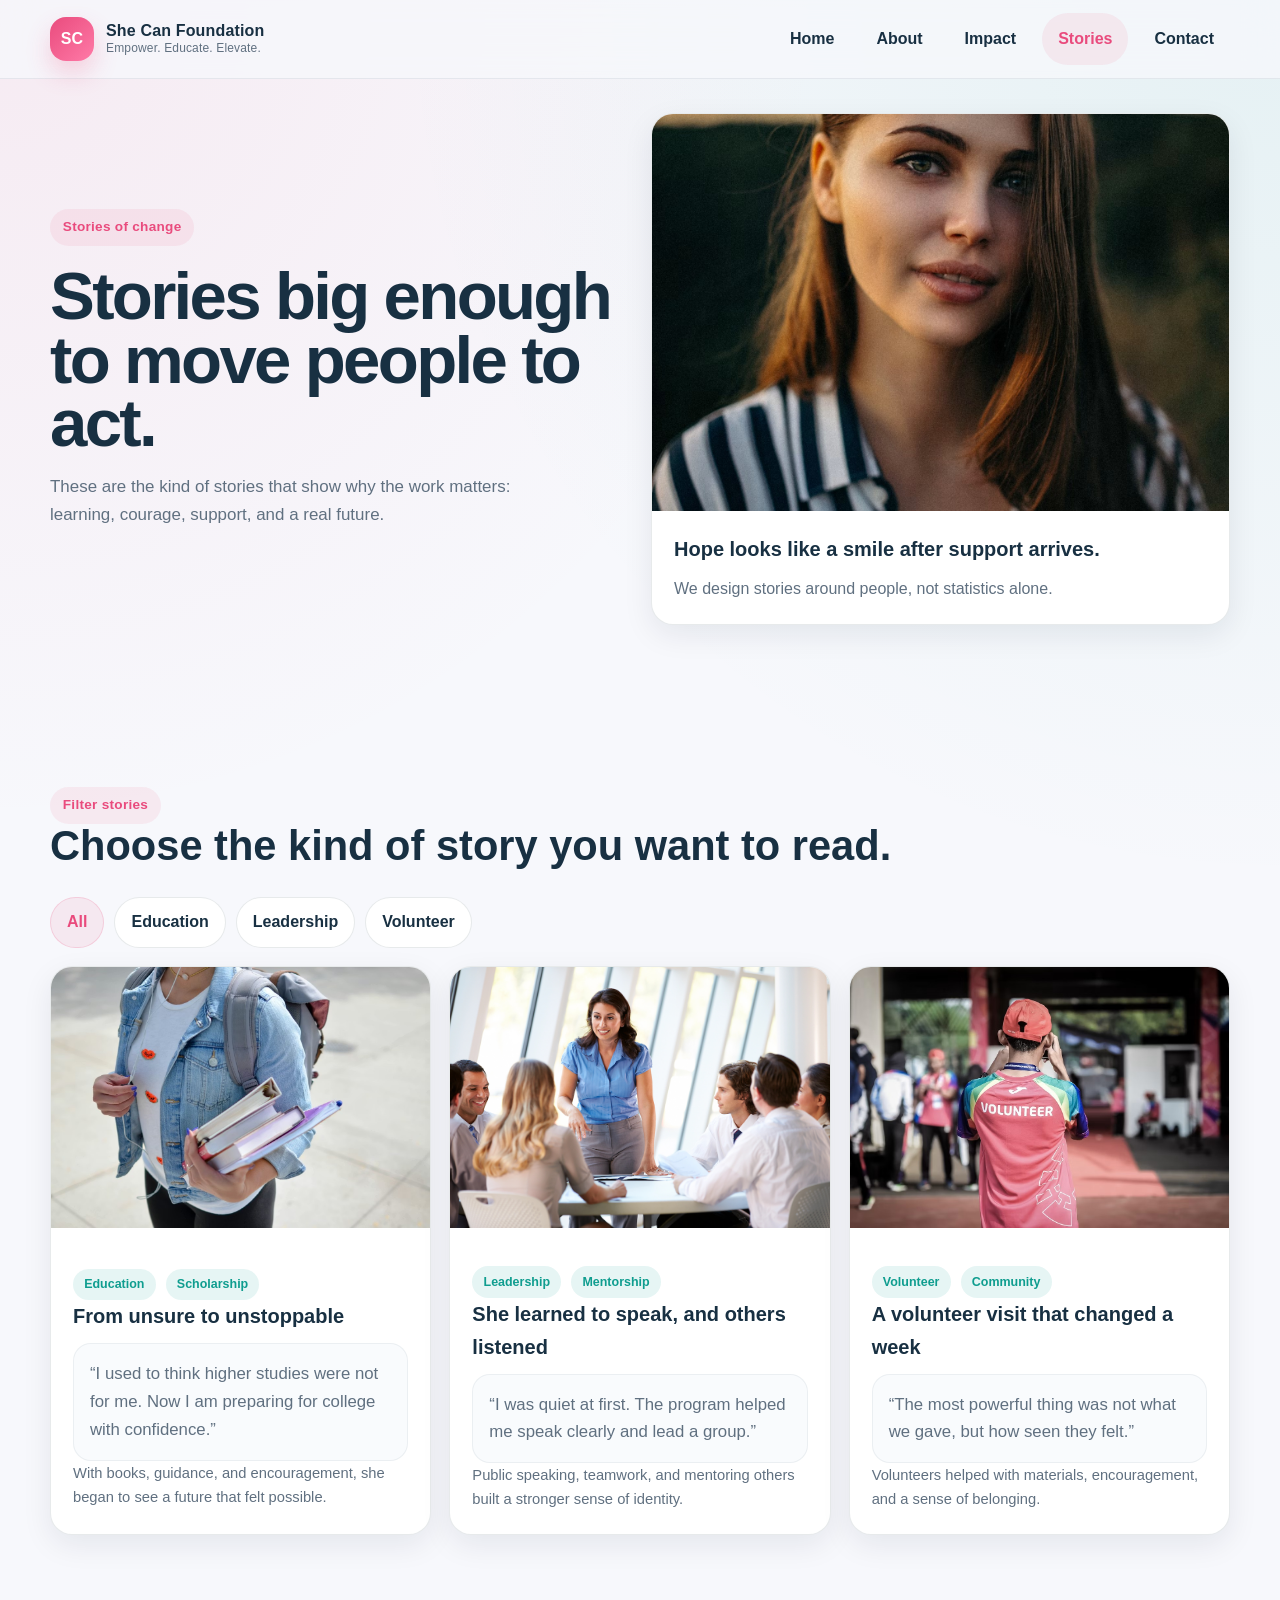
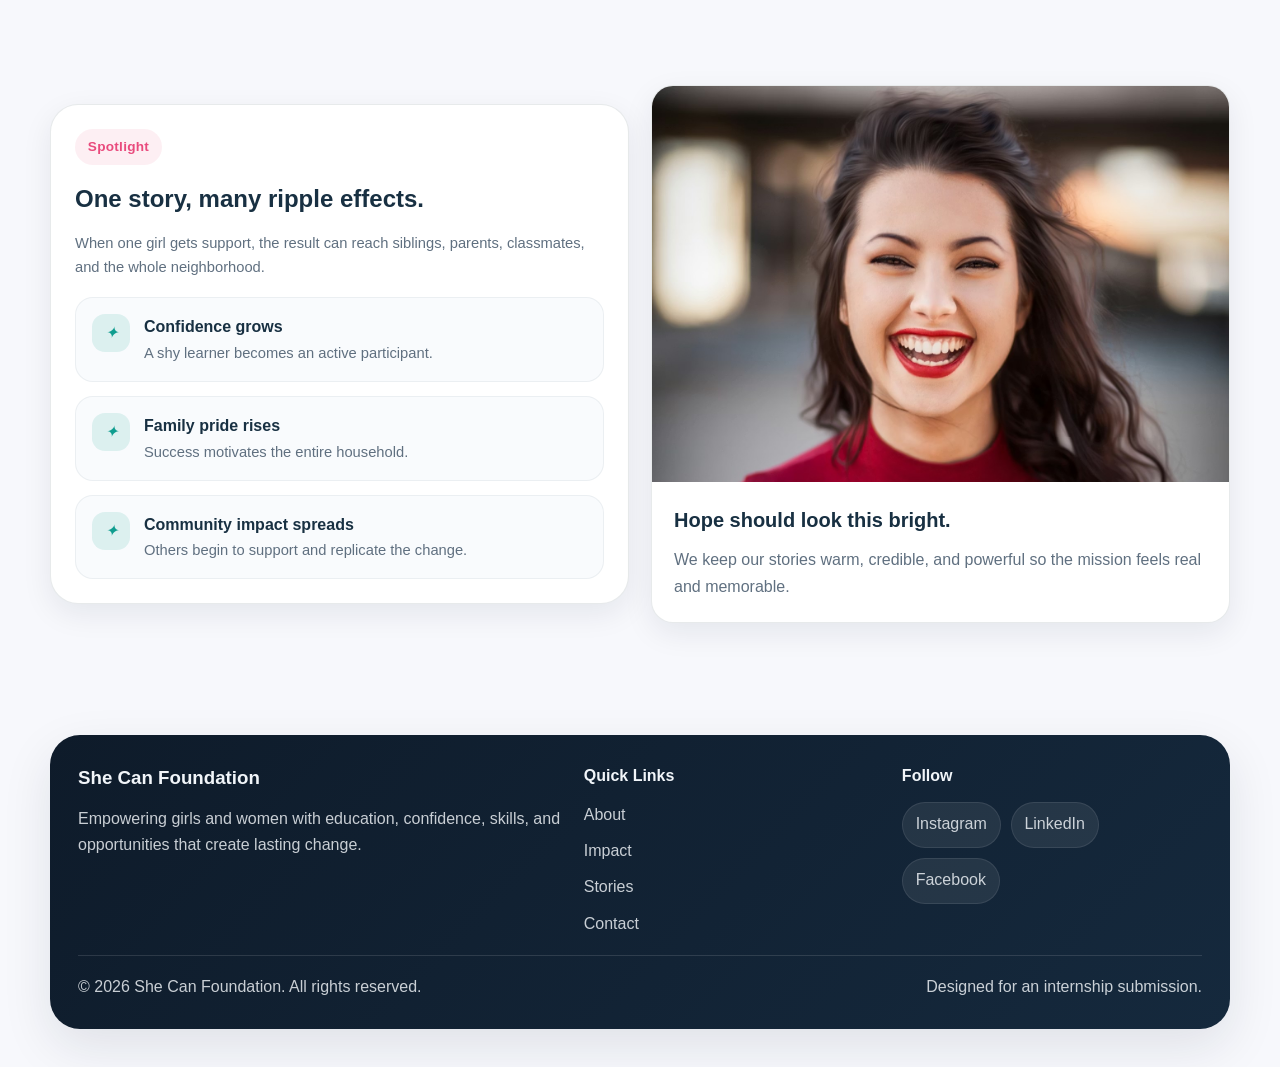
<file: stories.html>
<!DOCTYPE html>
<html lang="en">
<head>
  <meta charset="UTF-8">
  <meta name="viewport" content="width=device-width, initial-scale=1.0">
  <title>She Can Foundation | Stories</title>
  <link rel="stylesheet" href="style.css">
  <script defer src="script.js"></script>
</head>
<body>

<header class="navbar">
  <div class="container">
    <a class="brand" href="index.html" aria-label="She Can Foundation home">
      <div class="brand-mark">SC</div>
      <span>She Can Foundation<small>Empower. Educate. Elevate.</small></span>
    </a>

    <button class="nav-toggle" data-nav-toggle aria-label="Toggle navigation" aria-expanded="false">
      <span></span><span></span><span></span>
    </button>

    <nav class="nav-links" data-nav-links>
      <a href="index.html">Home</a>
      <a href="about.html">About</a>
      <a href="impact.html">Impact</a>
      <a href="stories.html">Stories</a>
      <a href="contact.html">Contact</a>
    </nav>
  </div>
</header>

<main>
  <section class="hero section-tight">
    <div class="container split">
      <div class="hero-copy reveal">
        <span class="badge">Stories of change</span>
        <h1>Stories big enough to move people to act.</h1>
        <p>These are the kind of stories that show why the work matters: learning, courage, support, and a real future.</p>
      </div>
      <div class="card reveal">
        <div class="card-media">
          <img src="Happy girl with a hopeful smile.png" alt="Happy girl with a hopeful smile">
        </div>
        <div class="card-body">
          <h3>Hope looks like a smile after support arrives.</h3>
          <p>We design stories around people, not statistics alone.</p>
        </div>
      </div>
    </div>
  </section>

  <section class="section">
    <div class="container">
      <div class="section-head reveal">
        <div>
          <span class="badge">Filter stories</span>
          <h2>Choose the kind of story you want to read.</h2>
        </div>
      </div>

      <div class="filters reveal">
        <button class="filter-btn active" data-filter="all">All</button>
        <button class="filter-btn" data-filter="education">Education</button>
        <button class="filter-btn" data-filter="leadership">Leadership</button>
        <button class="filter-btn" data-filter="volunteer">Volunteer</button>
      </div>

      <div class="grid-3">
        <article class="card story-card reveal" data-story data-category="education">
          <div class="card-media">
            <img src="Girl studying hard.png" alt="Girl studying hard">
          </div>
          <div class="card-body">
            <div class="story-meta"><span class="pill">Education</span><span class="pill">Scholarship</span></div>
            <h3>From unsure to unstoppable</h3>
            <p class="quote">“I used to think higher studies were not for me. Now I am preparing for college with confidence.”</p>
            <p class="small">With books, guidance, and encouragement, she began to see a future that felt possible.</p>
          </div>
        </article>

        <article class="card story-card reveal" data-story data-category="leadership">
          <div class="card-media">
            <img src="Leadership workshop.jpg" alt="Leadership workshop">
          </div>
          <div class="card-body">
            <div class="story-meta"><span class="pill">Leadership</span><span class="pill">Mentorship</span></div>
            <h3>She learned to speak, and others listened</h3>
            <p class="quote">“I was quiet at first. The program helped me speak clearly and lead a group.”</p>
            <p class="small">Public speaking, teamwork, and mentoring others built a stronger sense of identity.</p>
          </div>
        </article>

        <article class="card story-card reveal" data-story data-category="volunteer">
          <div class="card-media">
            <img src="Volunteer team working together.png" alt="Volunteer team working together">
          </div>
          <div class="card-body">
            <div class="story-meta"><span class="pill">Volunteer</span><span class="pill">Community</span></div>
            <h3>A volunteer visit that changed a week</h3>
            <p class="quote">“The most powerful thing was not what we gave, but how seen they felt.”</p>
            <p class="small">Volunteers helped with materials, encouragement, and a sense of belonging.</p>
          </div>
        </article>
      </div>
    </div>
  </section>

  <section class="section-tight">
    <div class="container split">
      <div class="panel reveal">
        <span class="badge">Spotlight</span>
        <h2 style="margin:14px 0 12px;">One story, many ripple effects.</h2>
        <p class="small">When one girl gets support, the result can reach siblings, parents, classmates, and the whole neighborhood.</p>
        <div class="mission-list">
          <div class="mission-item"><i>✦</i><div><strong>Confidence grows</strong><p class="small">A shy learner becomes an active participant.</p></div></div>
          <div class="mission-item"><i>✦</i><div><strong>Family pride rises</strong><p class="small">Success motivates the entire household.</p></div></div>
          <div class="mission-item"><i>✦</i><div><strong>Community impact spreads</strong><p class="small">Others begin to support and replicate the change.</p></div></div>
        </div>
      </div>
      <div class="card reveal">
        <div class="card-media">
          <img src="Happy smiling young woman.png" alt="Happy smiling young woman">
        </div>
        <div class="card-body">
          <h3>Hope should look this bright.</h3>
          <p>We keep our stories warm, credible, and powerful so the mission feels real and memorable.</p>
        </div>
      </div>
    </div>
  </section>
</main>

<footer class="footer">
  <div class="container">
    <div class="footer-inner">
      <div class="footer-grid">
        <div>
          <h3>She Can Foundation</h3>
          <p>Empowering girls and women with education, confidence, skills, and opportunities that create lasting change.</p>
        </div>
        <div>
          <h4>Quick Links</h4>
          <div class="footer-links">
            <a href="about.html">About</a>
            <a href="impact.html">Impact</a>
            <a href="stories.html">Stories</a>
            <a href="contact.html">Contact</a>
          </div>
        </div>
        <div>
          <h4>Follow</h4>
          <div class="socials">
            <a href="#">Instagram</a>
            <a href="#">LinkedIn</a>
            <a href="#">Facebook</a>
          </div>
        </div>
      </div>
      <div class="footer-bottom">
        <p>© 2026 She Can Foundation. All rights reserved.</p>
        <p>Designed for an internship submission.</p>
      </div>
    </div>
  </div>
</footer>

</body>
</html>
</file>
<file: style.css>
:root{
  --bg: #f7f8fc;
  --surface: rgba(255,255,255,.86);
  --surface-strong: #ffffff;
  --text: #183042;
  --muted: #607080;
  --primary: #e94b7d;
  --primary-2: #ff7aa7;
  --accent: #0f9d8f;
  --line: rgba(24,48,66,.10);
  --shadow: 0 18px 50px rgba(15,29,45,.10);
  --shadow-soft: 0 10px 30px rgba(15,29,45,.08);
  --radius-xl: 30px;
  --radius-lg: 22px;
  --radius-md: 16px;
  --max: 1180px;
}

*{box-sizing:border-box;margin:0;padding:0}
html{scroll-behavior:smooth}
body{
  font-family: "Segoe UI", Arial, sans-serif;
  background:
    radial-gradient(circle at top left, rgba(233,75,125,.08), transparent 28%),
    radial-gradient(circle at top right, rgba(15,157,143,.08), transparent 30%),
    var(--bg);
  color:var(--text);
  line-height:1.65;
  overflow-x:hidden;
}
a{color:inherit;text-decoration:none}
img{max-width:100%;display:block}
button,input,textarea{font:inherit}

.container{
  width:min(100% - 32px, var(--max));
  margin-inline:auto;
}

.badge{
  display:inline-flex;
  align-items:center;
  gap:.5rem;
  padding:.45rem .8rem;
  border-radius:999px;
  background:rgba(233,75,125,.09);
  color:var(--primary);
  font-size:.85rem;
  font-weight:700;
  letter-spacing:.02em;
}

.section{
  padding:86px 0;
}
.section-tight{padding:64px 0}
.section-head{
  display:flex;
  flex-wrap:wrap;
  align-items:end;
  justify-content:space-between;
  gap:16px;
  margin-bottom:28px;
}
.section-head h2{
  font-size:clamp(1.7rem, 2vw + 1rem, 3rem);
  line-height:1.08;
}
.section-head p{
  max-width:640px;
  color:var(--muted);
}


.navbar{
  position:sticky;
  top:0;
  z-index:1000;
  backdrop-filter:blur(16px);
  background:rgba(247,248,252,.78);
  border-bottom:1px solid rgba(24,48,66,.08);
  transition:all .25s ease;
}
.navbar.scrolled{
  box-shadow:0 10px 34px rgba(15,29,45,.10);
  background:rgba(255,255,255,.92);
}
.navbar .container{
  display:flex;
  align-items:center;
  justify-content:space-between;
  min-height:78px;
  gap:16px;
}
.brand{
  display:flex;
  align-items:center;
  gap:12px;
  font-weight:800;
  letter-spacing:.01em;
}
.brand-mark{
  width:44px;height:44px;border-radius:16px;
  background:linear-gradient(135deg, var(--primary), var(--primary-2));
  display:grid;place-items:center;
  color:#fff;
  box-shadow:0 12px 24px rgba(233,75,125,.24);
  flex:0 0 auto;
}
.brand span{display:block;line-height:1.05}
.brand small{
  display:block;
  color:var(--muted);
  font-size:.75rem;
  font-weight:500;
  margin-top:2px;
}
.nav-toggle{
  display:none;
  border:0;
  background:transparent;
  width:44px;height:44px;
  border-radius:14px;
}
.nav-toggle span{
  display:block;
  width:22px;height:2px;
  background:var(--text);
  margin:5px auto;
  border-radius:2px;
  transition:.25s ease;
}
.nav-links{
  display:flex;
  align-items:center;
  gap:10px;
}
.nav-links a{
  position:relative;
  padding:.8rem 1rem;
  color:var(--text);
  font-weight:600;
  border-radius:999px;
  transition:.25s ease;
}
.nav-links a:hover,
.nav-links a.active{
  background:rgba(233,75,125,.09);
  color:var(--primary);
}


.hero{
  padding:34px 0 76px;
}
.hero-grid{
  display:grid;
  grid-template-columns: 1.05fr .95fr;
  gap:30px;
  align-items:center;
}
.hero-copy{
  padding:26px 0;
}
.hero-copy h1{
  font-size:clamp(2.5rem, 4vw + 1rem, 5.5rem);
  line-height:.95;
  letter-spacing:-.04em;
  margin:18px 0 18px;
}
.hero-copy p{
  font-size:1.06rem;
  color:var(--muted);
  max-width:56ch;
}
.hero-actions{
  display:flex;
  flex-wrap:wrap;
  gap:14px;
  margin-top:28px;
}
.btn{
  display:inline-flex;
  align-items:center;
  justify-content:center;
  gap:.55rem;
  padding:.95rem 1.35rem;
  border-radius:999px;
  border:1px solid transparent;
  font-weight:700;
  cursor:pointer;
  transition:all .25s ease;
  box-shadow:none;
}
.btn-primary{
  background:linear-gradient(135deg, var(--primary), var(--primary-2));
  color:#fff;
  box-shadow:0 14px 24px rgba(233,75,125,.22);
}
.btn-primary:hover{transform:translateY(-2px);box-shadow:0 18px 28px rgba(233,75,125,.28)}
.btn-ghost{
  background:rgba(255,255,255,.72);
  border-color:rgba(24,48,66,.09);
  color:var(--text);
}
.btn-ghost:hover{transform:translateY(-2px);box-shadow:var(--shadow-soft)}
.hero-points{
  display:flex;
  flex-wrap:wrap;
  gap:14px;
  margin-top:24px;
}
.hero-point{
  flex:1 1 170px;
  background:var(--surface);
  border:1px solid var(--line);
  border-radius:18px;
  padding:14px 16px;
  box-shadow:var(--shadow-soft);
}
.hero-point strong{display:block;font-size:1rem}
.hero-point span{color:var(--muted);font-size:.92rem}

.hero-visual{
  position:relative;
  min-height:640px;
  border-radius:38px;
  overflow:hidden;
  box-shadow:var(--shadow);
  background:linear-gradient(135deg, rgba(233,75,125,.14), rgba(15,157,143,.12));
  isolation:isolate;
}
.hero-visual::before{
  content:"";
  position:absolute;inset:0;
  background:
    linear-gradient(180deg, rgba(10,14,23,.05), rgba(10,14,23,.38)),
    url("happy-girl-with-smile.png")center/cover;
  filter:saturate(1.02);
}
.hero-visual::after{
  content:"";
  position:absolute;inset:auto 18px 18px 18px;
  height:220px;
  border-radius:28px;
  background:rgba(255,255,255,.9);
  backdrop-filter: blur(14px);
  border:1px solid rgba(255,255,255,.5);
  z-index:1;
  box-shadow:0 18px 44px rgba(15,29,45,.12);
}
.hero-overlay{
  position:absolute;
  inset:auto 28px 28px 28px;
  z-index:2;
  display:grid;
  grid-template-columns:1fr auto;
  gap:18px;
  align-items:end;
}
.hero-card{
  background:rgba(255,255,255,.98);
  border-radius:24px;
  padding:18px;
  box-shadow:0 18px 48px rgba(15,29,45,.12);
}
.hero-card h3{font-size:1.05rem;margin-bottom:8px}
.hero-card p{font-size:.93rem;color:var(--muted)}
.hero-stats{
  display:grid;
  grid-template-columns:repeat(3, minmax(0, 1fr));
  gap:12px;
}
.mini-stat{
  background:rgba(255,255,255,.98);
  border-radius:20px;
  padding:14px 12px;
  text-align:center;
  box-shadow:0 16px 36px rgba(15,29,45,.10);
}
.mini-stat strong{display:block;font-size:1.1rem}
.mini-stat span{color:var(--muted);font-size:.82rem}


.stats-strip{
  margin-top:-24px;
  position:relative;
  z-index:3;
}
.stats-grid{
  display:grid;
  grid-template-columns:repeat(4, minmax(0, 1fr));
  gap:16px;
}
.stat{
  padding:22px;
  border-radius:24px;
  background:var(--surface-strong);
  border:1px solid var(--line);
  box-shadow:var(--shadow-soft);
}
.stat strong{
  display:block;
  font-size:2rem;
  line-height:1;
  margin-bottom:8px;
}
.stat span{color:var(--muted)}


.grid-3{
  display:grid;
  grid-template-columns:repeat(3, minmax(0, 1fr));
  gap:18px;
}
.grid-2{
  display:grid;
  grid-template-columns:repeat(2, minmax(0, 1fr));
  gap:18px;
}
.card{
  background:var(--surface-strong);
  border:1px solid var(--line);
  border-radius:var(--radius-lg);
  box-shadow:var(--shadow-soft);
  overflow:hidden;
  transition:transform .25s ease, box-shadow .25s ease;
}
.card:hover{transform:translateY(-4px);box-shadow:var(--shadow)}
.card-body{padding:22px}
.card h3{font-size:1.25rem;margin-bottom:10px}
.card p{color:var(--muted)}
.icon-box{
  width:52px;height:52px;border-radius:18px;
  display:grid;place-items:center;
  margin-bottom:16px;
  color:#fff;
  background:linear-gradient(135deg, var(--primary), var(--primary-2));
  box-shadow:0 12px 24px rgba(233,75,125,.2);
  font-size:1.2rem;
}
.card-media{
  aspect-ratio: 16 / 11;
  overflow:hidden;
}
.card-media img{
  width:100%;height:100%;object-fit:cover;
  transition:transform .5s ease;
}
.card:hover .card-media img{transform:scale(1.06)}

.split{
  display:grid;
  grid-template-columns: 1fr 1fr;
  gap:22px;
  align-items:center;
}
.panel{
  background:var(--surface-strong);
  border:1px solid var(--line);
  border-radius:28px;
  padding:24px;
  box-shadow:var(--shadow-soft);
}
.mission-list{
  display:grid;
  gap:14px;
  margin-top:18px;
}
.mission-item{
  display:flex;
  gap:14px;
  align-items:flex-start;
  padding:16px;
  border-radius:18px;
  background:#f9fbfd;
  border:1px solid rgba(24,48,66,.06);
}
.mission-item i{
  flex:0 0 auto;
  width:38px;height:38px;border-radius:13px;
  display:grid;place-items:center;
  background:rgba(15,157,143,.12);
  color:var(--accent);
}

.timeline{
  display:grid;
  gap:14px;
}
.timeline-item{
  display:grid;
  grid-template-columns:72px 1fr;
  gap:14px;
  align-items:start;
  padding:16px;
  border-radius:18px;
  background:#f9fbfd;
  border:1px solid rgba(24,48,66,.06);
}
.timeline-item strong{
  color:var(--primary);
  font-size:1rem;
}
.timeline-item p{color:var(--muted);font-size:.95rem}
.values{
  display:grid;
  grid-template-columns:repeat(4, minmax(0, 1fr));
  gap:12px;
}
.value{
  padding:18px;
  border-radius:18px;
  background:linear-gradient(180deg, #fff, #f9fbfd);
  border:1px solid rgba(24,48,66,.06);
  text-align:center;
}
.value span{display:block;color:var(--muted);font-size:.9rem;margin-top:6px}


.progress-list{display:grid;gap:16px}
.progress{
  background:#f9fbfd;
  border:1px solid rgba(24,48,66,.06);
  border-radius:18px;
  padding:16px;
}
.progress-top{
  display:flex;
  justify-content:space-between;
  gap:12px;
  margin-bottom:10px;
}
.bar{
  height:11px;
  background:rgba(24,48,66,.09);
  border-radius:999px;
  overflow:hidden;
}
.bar > span{
  display:block;
  height:100%;
  width:0;
  border-radius:999px;
  background:linear-gradient(135deg, var(--primary), var(--primary-2));
  transition:width 1.2s ease;
}
.filters{
  display:flex;
  flex-wrap:wrap;
  gap:10px;
  margin-bottom:18px;
}
.filter-btn{
  border:1px solid var(--line);
  background:#fff;
  color:var(--text);
  padding:.72rem 1rem;
  border-radius:999px;
  cursor:pointer;
  font-weight:700;
  transition:.25s ease;
}
.filter-btn.active,
.filter-btn:hover{
  background:rgba(233,75,125,.09);
  color:var(--primary);
  border-color:rgba(233,75,125,.18);
}

.story-card{
  display:grid;
  gap:16px;
}
.story-meta{
  display:flex;
  gap:10px;
  flex-wrap:wrap;
}
.pill{
  display:inline-flex;
  align-items:center;
  border-radius:999px;
  padding:.35rem .7rem;
  font-size:.78rem;
  font-weight:700;
  background:rgba(15,157,143,.10);
  color:var(--accent);
}
.quote{
  font-size:1.05rem;
  color:#233748;
  background:#f9fbfd;
  padding:16px;
  border-radius:18px;
  border:1px solid rgba(24,48,66,.06);
}

.carousel{
  position:relative;
  border-radius:28px;
  overflow:hidden;
  box-shadow:var(--shadow-soft);
  min-height:420px;
}
.carousel img{
  position:absolute;inset:0;
  width:100%;height:100%;
  object-fit:cover;
  opacity:0;
  transform:scale(1.02);
  transition:opacity .6s ease, transform .6s ease;
}
.carousel img.active{
  opacity:1;
  transform:scale(1);
}
.carousel-controls{
  position:absolute;
  right:16px;bottom:16px;
  display:flex;gap:10px;z-index:2;
}
.carousel-controls button{
  width:42px;height:42px;
  border:0;border-radius:14px;
  background:rgba(255,255,255,.92);
  box-shadow:0 12px 28px rgba(0,0,0,.18);
  cursor:pointer;
}

.contact-grid{
  display:grid;
  grid-template-columns:.9fr 1.1fr;
  gap:18px;
}
.contact-list{
  display:grid;
  gap:12px;
  margin-top:16px;
}
.contact-item{
  display:flex;
  align-items:flex-start;
  gap:12px;
  padding:14px 16px;
  border-radius:18px;
  border:1px solid rgba(24,48,66,.06);
  background:#f9fbfd;
}
.contact-item i{
  width:36px;height:36px;border-radius:12px;
  display:grid;place-items:center;
  background:rgba(233,75,125,.10);
  color:var(--primary);
}
.form{
  display:grid;
  gap:12px;
}
.field{
  display:grid;
  gap:8px;
}
.field label{
  font-size:.92rem;
  font-weight:700;
}
.field input,
.field textarea,
.field select{
  width:100%;
  border:1px solid rgba(24,48,66,.12);
  background:#fff;
  border-radius:16px;
  padding:14px 15px;
  outline:none;
  transition:border-color .25s ease, box-shadow .25s ease;
}
.field input:focus,
.field textarea:focus,
.field select:focus{
  border-color:rgba(233,75,125,.35);
  box-shadow:0 0 0 4px rgba(233,75,125,.09);
}
.form-note{
  color:var(--muted);
  font-size:.9rem;
}
.alert{
  display:none;
  padding:14px 16px;
  border-radius:16px;
  font-weight:600;
}
.alert.success{
  background:rgba(15,157,143,.10);
  color:#0b776d;
  border:1px solid rgba(15,157,143,.18);
}
.alert.error{
  background:rgba(233,75,125,.10);
  color:#b22e58;
  border:1px solid rgba(233,75,125,.18);
}


details{
  border:1px solid rgba(24,48,66,.08);
  background:#fff;
  border-radius:18px;
  padding:16px 18px;
  box-shadow:var(--shadow-soft);
}
details + details{margin-top:12px}
summary{
  cursor:pointer;
  list-style:none;
  font-weight:700;
}
summary::-webkit-details-marker{display:none}
details p{margin-top:10px;color:var(--muted)}


.footer{
  padding:30px 0 38px;
  margin-top:18px;
}
.footer-inner{
  padding:28px;
  border-radius:30px;
  background:linear-gradient(135deg, #0e1b2a, #15293d);
  color:#f1f5f9;
  box-shadow:var(--shadow);
}
.footer-grid{
  display:grid;
  grid-template-columns:1.3fr .8fr .8fr;
  gap:18px;
}
.footer h3,.footer h4{margin-bottom:12px}
.footer p, .footer a{color:rgba(241,245,249,.82)}
.footer-links{
  display:grid;gap:10px
}
.footer-bottom{
  margin-top:18px;
  padding-top:18px;
  border-top:1px solid rgba(255,255,255,.12);
  display:flex;
  justify-content:space-between;
  gap:14px;
  flex-wrap:wrap;
}
.socials{
  display:flex;
  gap:10px;
  flex-wrap:wrap;
}
.socials a{
  padding:.55rem .8rem;
  border-radius:999px;
  background:rgba(255,255,255,.08);
  border:1px solid rgba(255,255,255,.09);
}
.small{font-size:.92rem;color:var(--muted)}
.center{text-align:center}
.mt-0{margin-top:0}
.mb-0{margin-bottom:0}
.hidden{display:none !important}


.reveal{
  opacity:0;
  transform:translateY(20px);
  transition:opacity .75s ease, transform .75s ease;
}
.reveal.show{
  opacity:1;
  transform:none;
}


@media (max-width: 1040px){
  .hero-grid,
  .split,
  .contact-grid,
  .footer-grid{
    grid-template-columns:1fr;
  }
  .hero-visual{min-height:520px}
  .stats-grid,.grid-3,.grid-2,.values{grid-template-columns:repeat(2, minmax(0, 1fr))}
}
@media (max-width: 760px){
  .section{padding:66px 0}
  .section-tight{padding:54px 0}
  .nav-toggle{display:block}
  .nav-links{
    position:absolute;
    top:78px;
    left:16px;
    right:16px;
    display:grid;
    gap:8px;
    padding:14px;
    border-radius:24px;
    background:rgba(255,255,255,.96);
    box-shadow:var(--shadow);
    border:1px solid rgba(24,48,66,.08);
    transform:translateY(-10px);
    opacity:0;
    pointer-events:none;
    transition:.25s ease;
  }
  .nav-links.open{
    transform:none;
    opacity:1;
    pointer-events:auto;
  }
  .nav-links a{padding:.9rem 1rem}
  .hero{padding-top:12px}
  .hero-copy h1{font-size:clamp(2.2rem, 10vw, 3.5rem)}
  .hero-visual{min-height:460px}
  .hero-overlay{
    inset:auto 16px 16px 16px;
    grid-template-columns:1fr;
  }
  .hero-stats,
  .stats-grid,
  .grid-3,
  .grid-2,
  .values{
    grid-template-columns:1fr;
  }
  .footer-inner{padding:22px}
  .footer-bottom{flex-direction:column}
}
</file>
